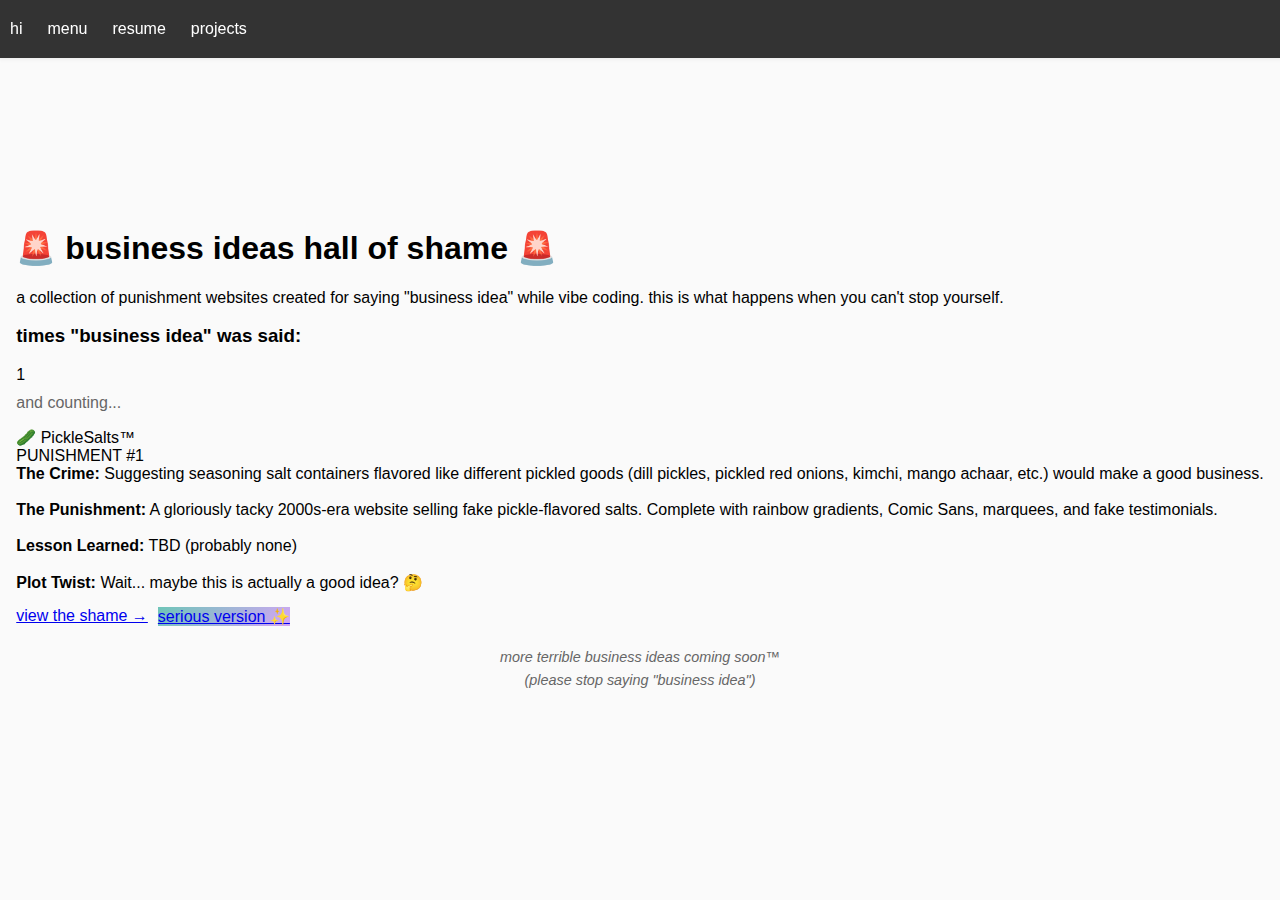
<file: business-ideas.html>
<!DOCTYPE html>
<html lang="en">
<head>
    <meta charset="UTF-8">
    <meta name="viewport" content="width=device-width, initial-scale=1.0">
    <title>business ideas - inky's shame</title>
    <link rel="stylesheet" href="style.css"/>
    <link rel="icon" type="image/x-icon" href="images/cat4.png">
</head>
<body>
    <div class="sidebar">
        <a href="index.html" class="tab-title">hi</a>
        <a href="menu.html" class="tab-title">menu</a>
        <a href="resume.html" class="tab-title">resume</a>
        <a href="projects.html" class="tab-title">projects</a>
    </div>
    
    <div class="content">
        <div class="business-container">
            <h1>🚨 business ideas hall of shame 🚨</h1>
            
            <div class="intro">
                a collection of punishment websites created for saying "business idea" 
                while vibe coding. this is what happens when you can't stop yourself.
            </div>

            <div class="shame-meter">
                <h3>times "business idea" was said:</h3>
                <div class="shame-count">1</div>
                <p style="color: #666; margin-top: 10px;">and counting...</p>
            </div>

            <div class="idea-card">
                <div class="idea-header">
                    <div class="idea-title">🥒 PickleSalts™</div>
                    <div class="idea-badge">PUNISHMENT #1</div>
                </div>
                <div class="idea-description">
                    <strong>The Crime:</strong> Suggesting seasoning salt containers flavored like different pickled goods 
                    (dill pickles, pickled red onions, kimchi, mango achaar, etc.) would make a good business.
                    <br><br>
                    <strong>The Punishment:</strong> A gloriously tacky 2000s-era website selling fake pickle-flavored salts. 
                    Complete with rainbow gradients, Comic Sans, marquees, and fake testimonials. 
                    <br><br>
                    <strong>Lesson Learned:</strong> TBD (probably none)
                    <br><br>
                    <strong>Plot Twist:</strong> Wait... maybe this is actually a good idea? 🤔
                </div>
                <div style="display: flex; gap: 10px; flex-wrap: wrap; margin-top: 15px;">
                    <a href="picklesalts.html" class="idea-link">view the shame →</a>
                    <a href="picklesalts-pro.html" class="idea-link" style="background: linear-gradient(135deg, #6ec5b8 0%, #d4a5f6 100%); border: none;">serious version ✨</a>
                </div>
            </div>

            <div class="footer-note">
                more terrible business ideas coming soon™<br>
                (please stop saying "business idea")
            </div>
        </div>
    </div>
</body>
</html>
</file>
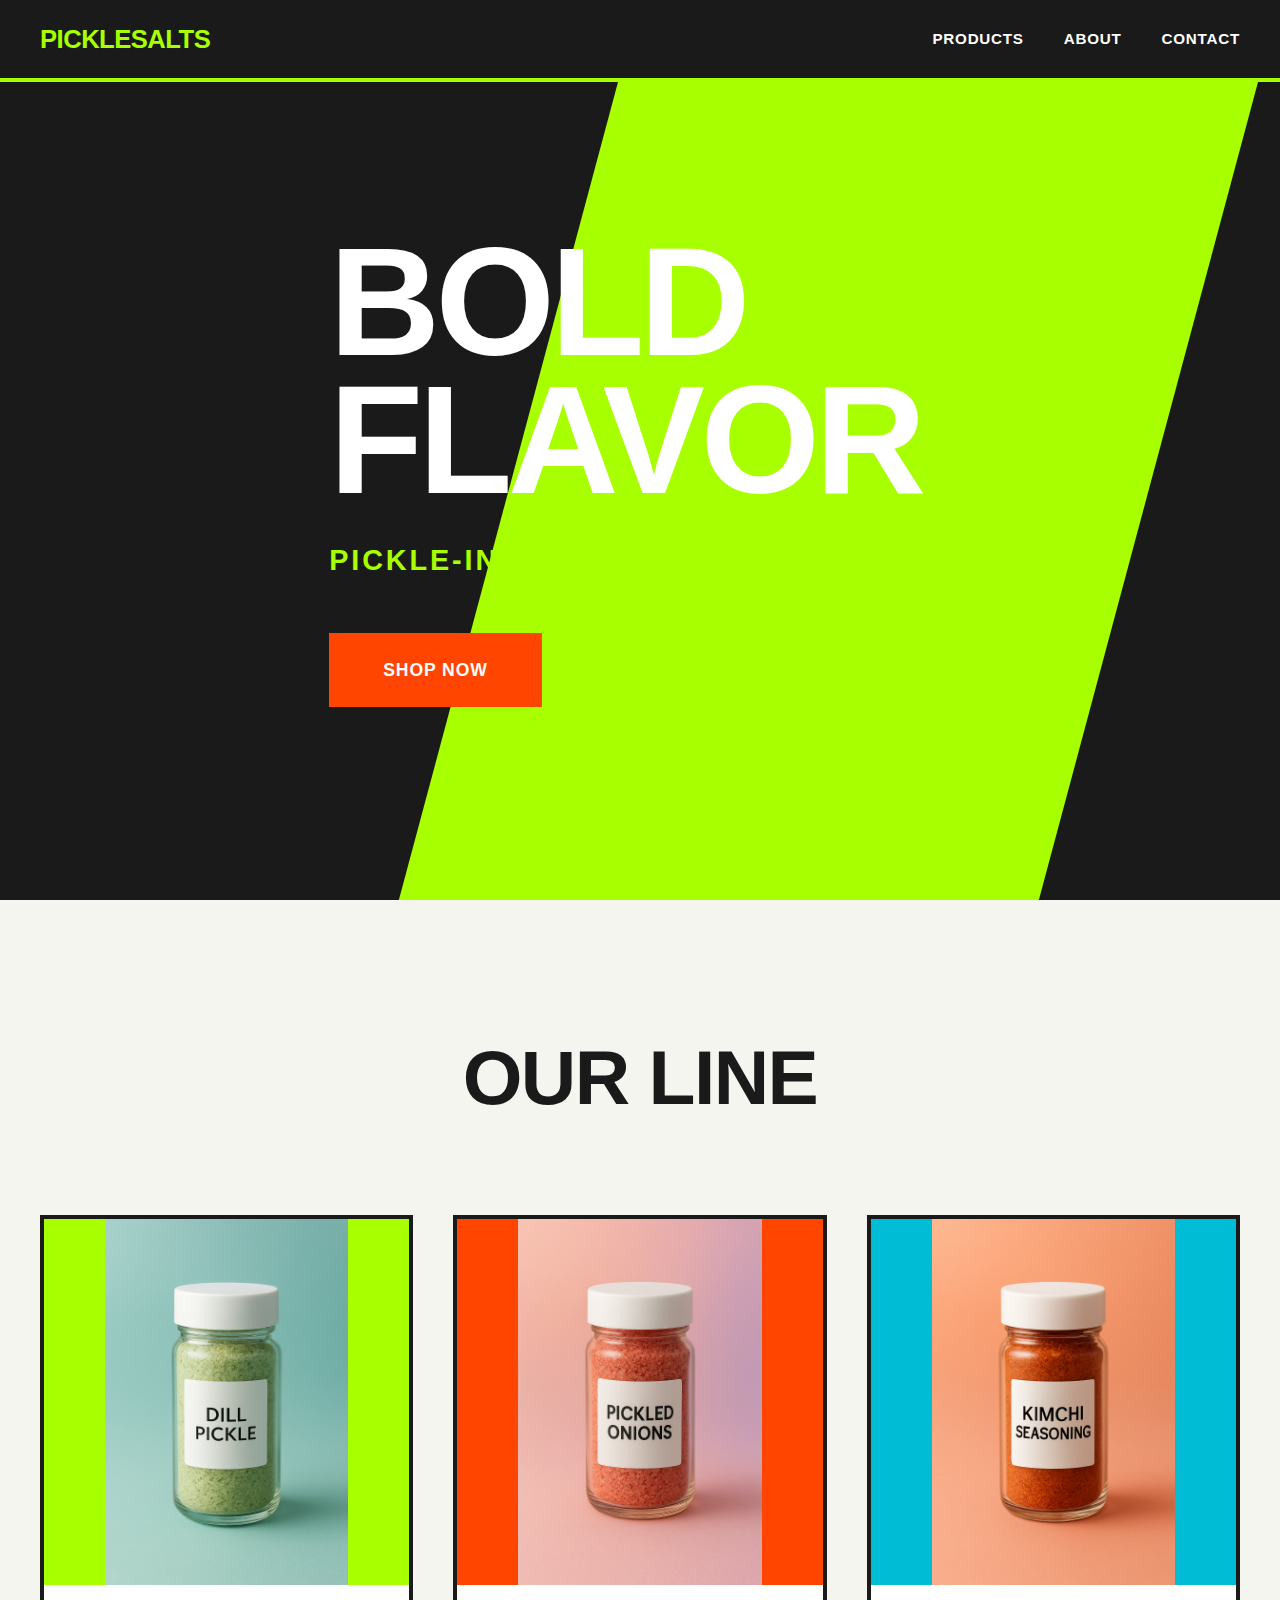
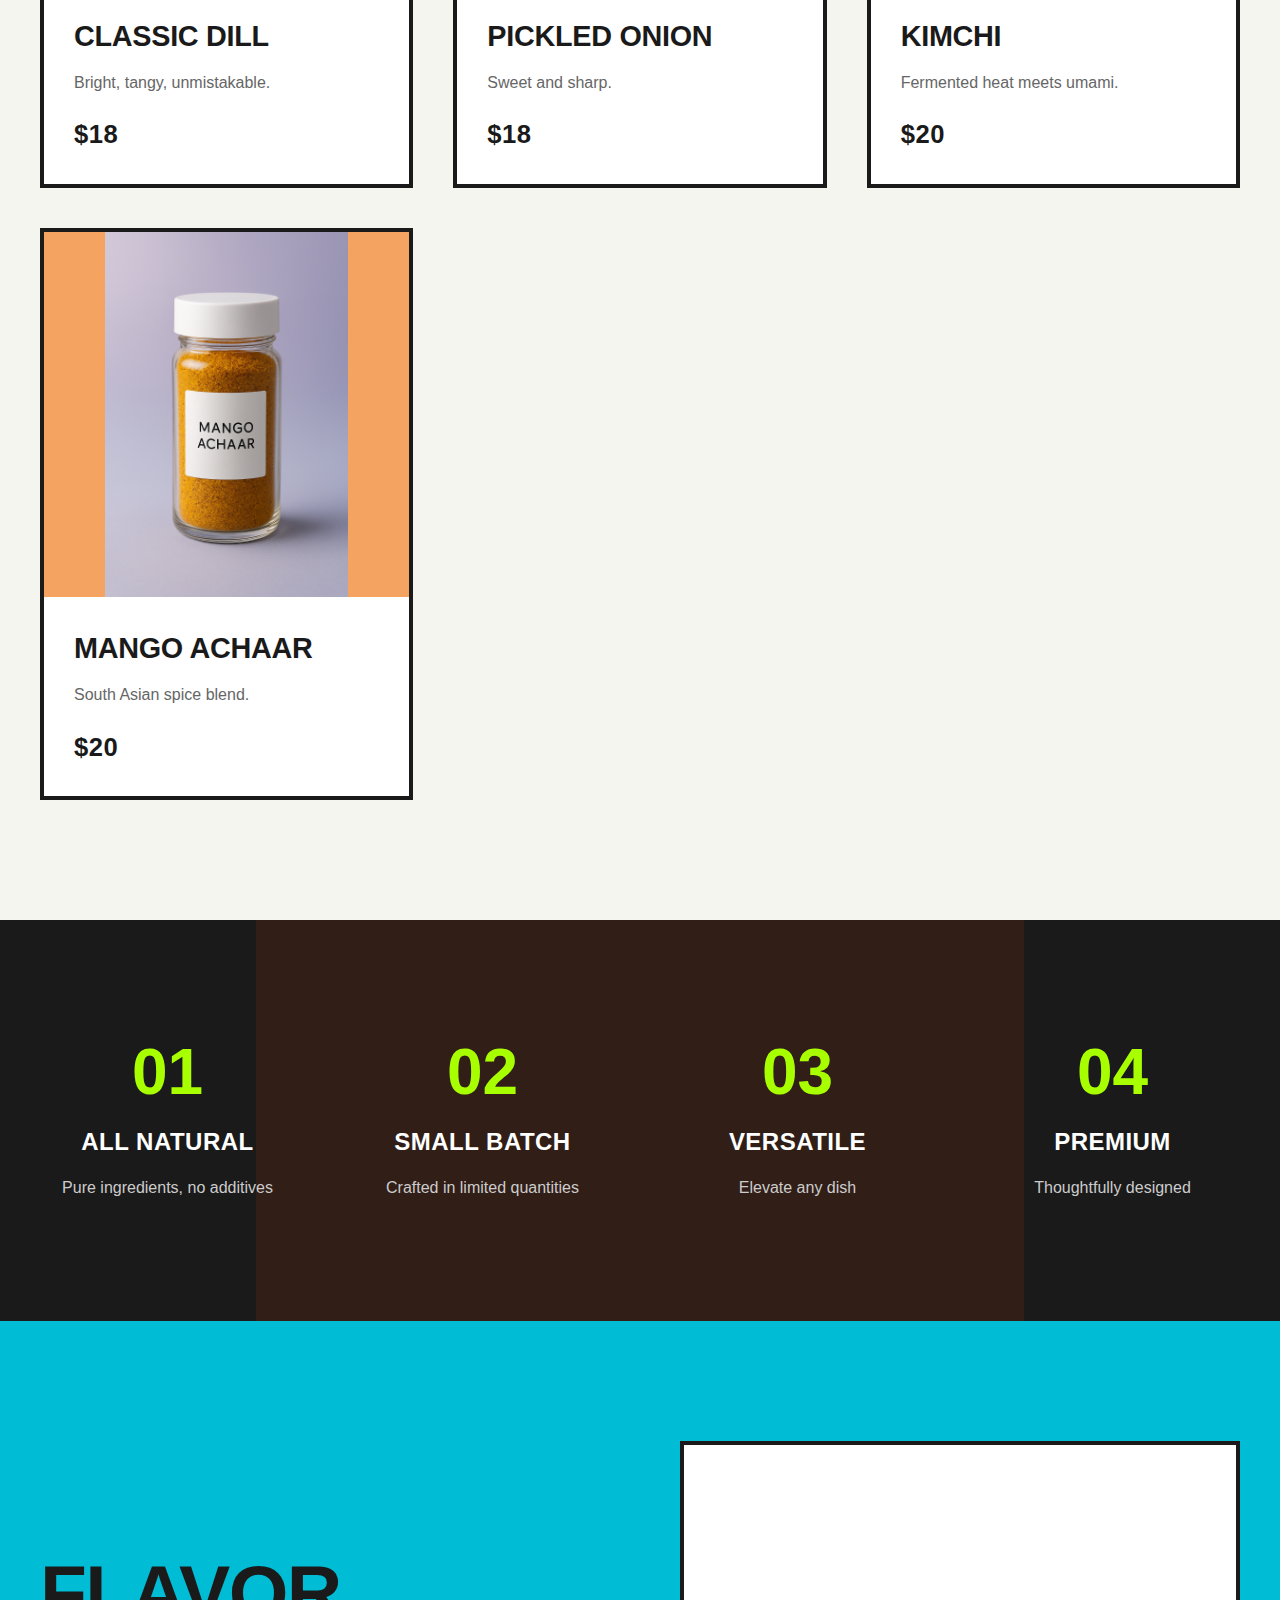
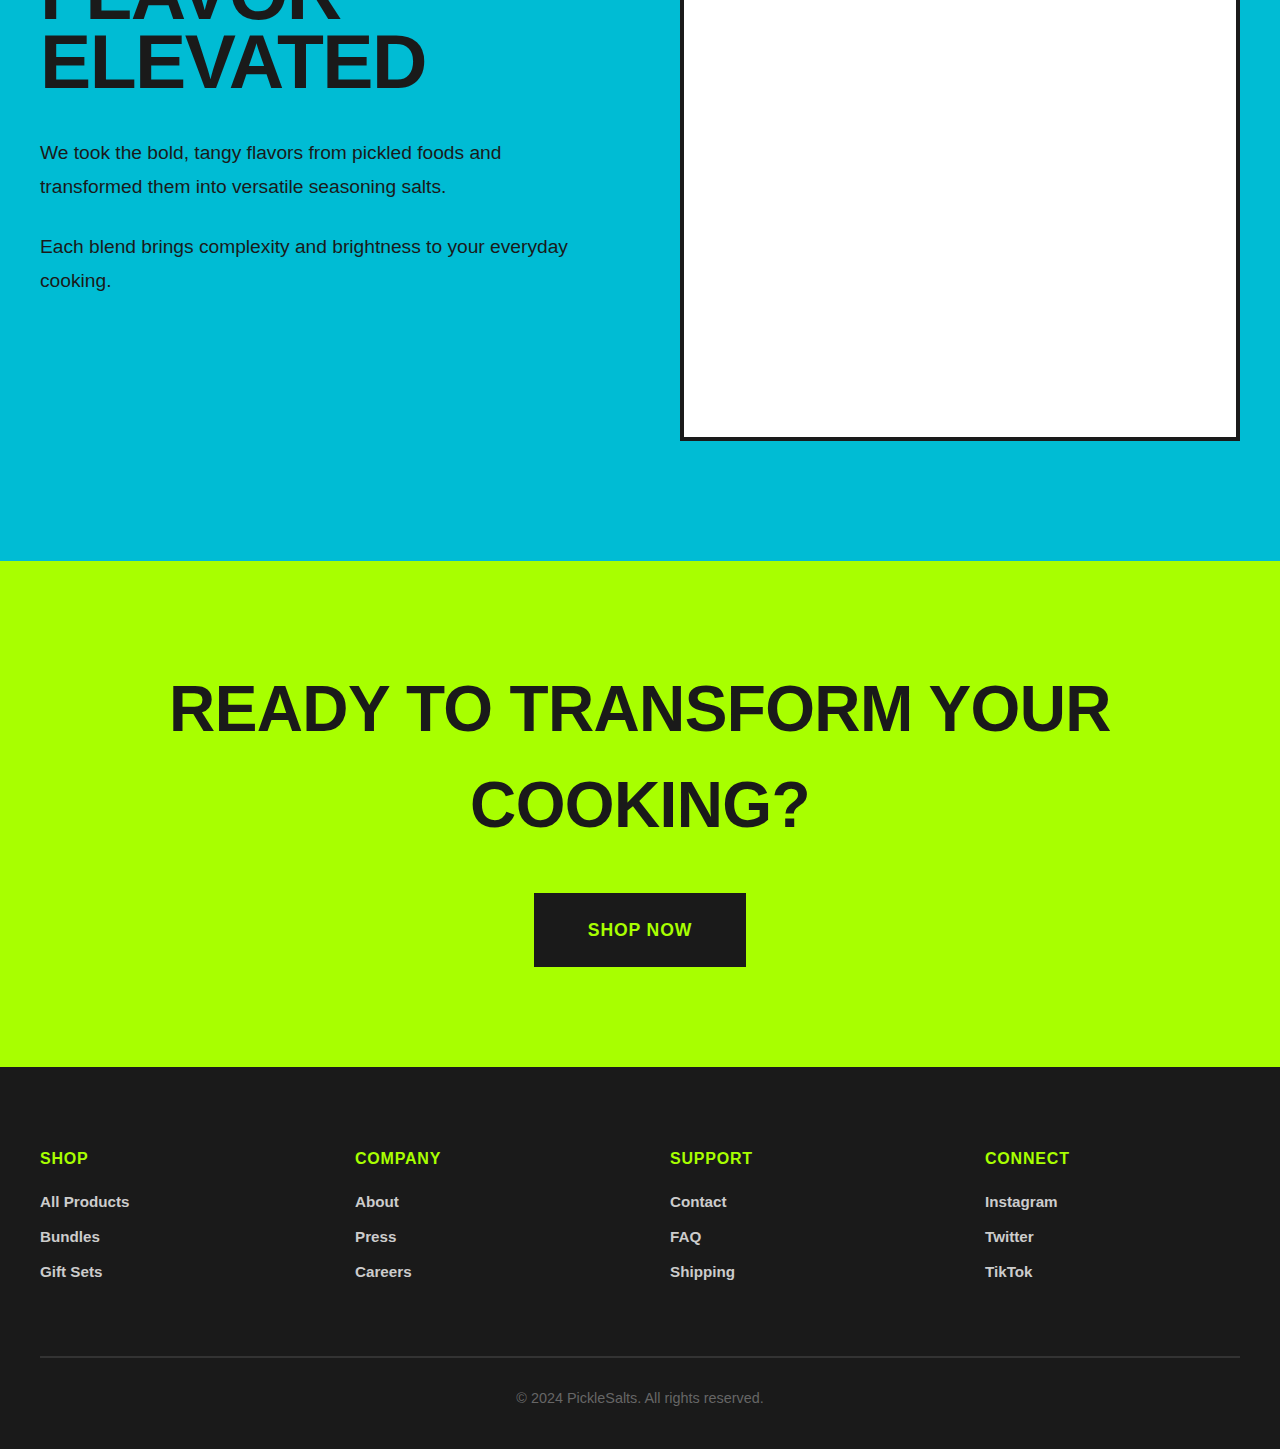
<file: picklesalts-pro.html>
<!DOCTYPE html>
<html lang="en">
<head>
    <meta charset="UTF-8">
    <meta name="viewport" content="width=device-width, initial-scale=1.0">
    <title>PickleSalts - Bold Flavor</title>
    <style>
        * {
            margin: 0;
            padding: 0;
            box-sizing: border-box;
        }

        body {
            font-family: -apple-system, BlinkMacSystemFont, 'Helvetica Neue', Arial, sans-serif;
            background: #f5f5f0;
            color: #1a1a1a;
            line-height: 1.5;
            overflow-x: hidden;
        }

        /* Navigation */
        nav {
            position: fixed;
            top: 0;
            width: 100%;
            background: #1a1a1a;
            z-index: 1000;
            border-bottom: 4px solid #a8ff00;
        }

        .nav-content {
            max-width: 1400px;
            margin: 0 auto;
            padding: 20px 40px;
            display: flex;
            justify-content: space-between;
            align-items: center;
        }

        .logo {
            font-size: 1.6em;
            font-weight: 900;
            color: #a8ff00;
            text-decoration: none;
            letter-spacing: -0.02em;
            text-transform: uppercase;
        }

        .nav-links {
            display: flex;
            gap: 40px;
            align-items: center;
        }

        .nav-links a {
            color: #ffffff;
            text-decoration: none;
            font-size: 0.95em;
            font-weight: 600;
            text-transform: uppercase;
            letter-spacing: 0.05em;
            transition: color 0.2s;
        }

        .nav-links a:hover {
            color: #a8ff00;
        }

        /* Hero Section */
        .hero {
            min-height: 100vh;
            display: flex;
            align-items: center;
            justify-content: center;
            padding: 120px 40px 80px;
            background: #1a1a1a;
            position: relative;
            overflow: hidden;
        }

        .hero::before {
            content: '';
            position: absolute;
            top: 0;
            right: 0;
            width: 50%;
            height: 100%;
            background: #a8ff00;
            transform: skewX(-15deg);
            transform-origin: top right;
        }

        .hero-content {
            max-width: 1200px;
            position: relative;
            z-index: 1;
        }

        .hero h1 {
            font-size: clamp(4rem, 12vw, 10rem);
            font-weight: 900;
            letter-spacing: -0.03em;
            margin-bottom: 30px;
            color: #ffffff;
            text-transform: uppercase;
            line-height: 0.9;
        }

        .hero-subtitle {
            font-size: clamp(1.2rem, 2.5vw, 1.8rem);
            color: #a8ff00;
            margin-bottom: 50px;
            font-weight: 700;
            text-transform: uppercase;
            letter-spacing: 0.1em;
        }

        .cta-button {
            display: inline-block;
            padding: 20px 50px;
            background: #ff4500;
            color: #ffffff;
            text-decoration: none;
            font-size: 1.1em;
            font-weight: 900;
            letter-spacing: 0.05em;
            text-transform: uppercase;
            transition: all 0.2s;
            border: 4px solid #ff4500;
        }

        .cta-button:hover {
            background: #1a1a1a;
            color: #ff4500;
        }

        /* Products Section */
        .products-section {
            padding: 120px 40px;
            max-width: 1400px;
            margin: 0 auto;
        }

        .section-title {
            font-size: clamp(3rem, 6vw, 5rem);
            font-weight: 900;
            margin-bottom: 80px;
            letter-spacing: -0.02em;
            text-transform: uppercase;
            color: #1a1a1a;
            text-align: center;
        }

        .products-grid {
            display: grid;
            grid-template-columns: repeat(auto-fit, minmax(300px, 1fr));
            gap: 40px;
        }

        .product-card {
            background: #ffffff;
            transition: transform 0.3s ease;
            border: 4px solid #1a1a1a;
            position: relative;
            overflow: hidden;
        }

        .product-card:hover {
            transform: translateY(-10px);
        }

        .product-card::before {
            content: '';
            position: absolute;
            top: 0;
            left: 0;
            width: 100%;
            height: 8px;
            background: #1a1a1a;
        }

        .product-card:nth-child(1)::before { background: #a8ff00; }
        .product-card:nth-child(2)::before { background: #ff4500; }
        .product-card:nth-child(3)::before { background: #00bcd4; }
        .product-card:nth-child(4)::before { background: #f4a460; }

        .product-image {
            width: 100%;
            aspect-ratio: 1;
            display: flex;
            align-items: center;
            justify-content: center;
            position: relative;
            overflow: hidden;
        }

        .product-image img {
            width: 100%;
            height: 100%;
            object-fit: contain;
        }

        .product-card:nth-child(1) .product-image {
            background: #a8ff00;
        }

        .product-card:nth-child(2) .product-image {
            background: #ff4500;
        }

        .product-card:nth-child(3) .product-image {
            background: #00bcd4;
        }

        .product-card:nth-child(4) .product-image {
            background: #f4a460;
        }

        .product-info {
            padding: 30px;
            background: #ffffff;
        }

        .product-name {
            font-size: 1.8em;
            font-weight: 900;
            margin-bottom: 12px;
            color: #1a1a1a;
            text-transform: uppercase;
            letter-spacing: -0.01em;
        }

        .product-description {
            font-size: 1em;
            color: #666;
            margin-bottom: 20px;
            line-height: 1.6;
        }

        .product-price {
            font-size: 1.6em;
            font-weight: 900;
            color: #1a1a1a;
            letter-spacing: 0.02em;
        }

        /* Features Section */
        .features {
            background: #1a1a1a;
            padding: 120px 40px;
            position: relative;
        }

        .features::before {
            content: '';
            position: absolute;
            top: 0;
            left: 20%;
            width: 60%;
            height: 100%;
            background: #ff4500;
            opacity: 0.1;
        }

        .features-content {
            max-width: 1200px;
            margin: 0 auto;
            display: grid;
            grid-template-columns: repeat(auto-fit, minmax(250px, 1fr));
            gap: 60px;
            position: relative;
            z-index: 1;
        }

        .feature {
            text-align: center;
        }

        .feature-number {
            font-size: 4em;
            font-weight: 900;
            color: #a8ff00;
            margin-bottom: 20px;
            line-height: 1;
        }

        .feature h3 {
            font-size: 1.5em;
            margin-bottom: 15px;
            font-weight: 900;
            color: #ffffff;
            text-transform: uppercase;
            letter-spacing: 0.02em;
        }

        .feature p {
            color: #cccccc;
            font-size: 1em;
            line-height: 1.6;
        }

        /* Showcase Section */
        .showcase {
            padding: 120px 40px;
            background: #00bcd4;
        }

        .showcase-content {
            max-width: 1400px;
            margin: 0 auto;
            display: grid;
            grid-template-columns: 1fr 1fr;
            gap: 80px;
            align-items: center;
        }

        .showcase-text h2 {
            font-size: clamp(3rem, 6vw, 5rem);
            font-weight: 900;
            margin-bottom: 40px;
            letter-spacing: -0.02em;
            text-transform: uppercase;
            color: #1a1a1a;
            line-height: 0.9;
        }

        .showcase-text p {
            font-size: 1.2em;
            color: #1a1a1a;
            line-height: 1.8;
            margin-bottom: 25px;
            font-weight: 500;
        }

        .showcase-image {
            width: 100%;
            height: 600px;
            background: #ffffff;
            border: 4px solid #1a1a1a;
            display: flex;
            align-items: center;
            justify-content: center;
        }

        /* CTA Banner */
        .cta-banner {
            background: #a8ff00;
            padding: 100px 40px;
            text-align: center;
        }

        .cta-banner h2 {
            font-size: clamp(2.5rem, 6vw, 4rem);
            font-weight: 900;
            margin-bottom: 40px;
            text-transform: uppercase;
            color: #1a1a1a;
            letter-spacing: -0.01em;
        }

        .cta-banner-button {
            display: inline-block;
            padding: 20px 50px;
            background: #1a1a1a;
            color: #a8ff00;
            text-decoration: none;
            font-size: 1.1em;
            font-weight: 900;
            letter-spacing: 0.05em;
            text-transform: uppercase;
            transition: all 0.2s;
            border: 4px solid #1a1a1a;
        }

        .cta-banner-button:hover {
            background: #a8ff00;
            color: #1a1a1a;
        }

        /* Footer */
        footer {
            background: #1a1a1a;
            color: #ffffff;
            padding: 80px 40px 40px;
        }

        .footer-content {
            max-width: 1400px;
            margin: 0 auto;
        }

        .footer-top {
            display: grid;
            grid-template-columns: repeat(auto-fit, minmax(200px, 1fr));
            gap: 60px;
            margin-bottom: 60px;
        }

        .footer-section h4 {
            font-size: 1em;
            margin-bottom: 20px;
            font-weight: 900;
            color: #a8ff00;
            text-transform: uppercase;
            letter-spacing: 0.05em;
        }

        .footer-section a {
            display: block;
            color: #cccccc;
            text-decoration: none;
            margin-bottom: 12px;
            transition: color 0.2s;
            font-size: 0.95em;
            font-weight: 600;
        }

        .footer-section a:hover {
            color: #a8ff00;
        }

        .footer-bottom {
            border-top: 2px solid #333;
            padding-top: 30px;
            text-align: center;
            font-size: 0.9em;
            color: #666;
        }

        /* Responsive */
        @media (max-width: 968px) {
            .hero::before {
                display: none;
            }

            .showcase-content {
                grid-template-columns: 1fr;
                gap: 40px;
            }

            .showcase-text {
                order: 2;
            }

            .showcase-image {
                order: 1;
                height: 400px;
            }
        }

        @media (max-width: 768px) {
            .nav-content {
                padding: 15px 20px;
            }

            .nav-links {
                gap: 20px;
            }

            .nav-links a {
                font-size: 0.8em;
            }

            .hero {
                padding: 100px 20px 60px;
            }

            .products-section {
                padding: 80px 20px;
            }

            .products-grid {
                gap: 30px;
            }

            .features {
                padding: 80px 20px;
            }

            .features-content {
                gap: 40px;
            }

            .showcase {
                padding: 80px 20px;
            }

            .cta-banner {
                padding: 60px 20px;
            }

            .footer-top {
                gap: 40px;
            }
        }
    </style>
</head>
<body>
    <!-- Navigation -->
    <nav>
        <div class="nav-content">
            <a href="#" class="logo">PickleSalts</a>
            <div class="nav-links">
                <a href="#products">Products</a>
                <a href="#about">About</a>
                <a href="#contact">Contact</a>
            </div>
        </div>
    </nav>

    <!-- Hero Section -->
    <section class="hero">
        <div class="hero-content">
            <h1>Bold<br>Flavor</h1>
            <p class="hero-subtitle">Pickle-inspired seasoning salts</p>
            <a href="#products" class="cta-button">Shop Now</a>
        </div>
    </section>

    <!-- Products Section -->
    <section class="products-section" id="products">
        <h2 class="section-title">Our Line</h2>
        <div class="products-grid">
            <div class="product-card">
                <div class="product-image">
                    <img src="images/dill-pickle.png" alt="Classic Dill Pickle Salt">
                </div>
                <div class="product-info">
                    <h3 class="product-name">Classic Dill</h3>
                    <p class="product-description">Bright, tangy, unmistakable.</p>
                    <p class="product-price">$18</p>
                </div>
            </div>

            <div class="product-card">
                <div class="product-image">
                    <img src="images/onion.png" alt="Pickled Onion Salt">
                </div>
                <div class="product-info">
                    <h3 class="product-name">Pickled Onion</h3>
                    <p class="product-description">Sweet and sharp.</p>
                    <p class="product-price">$18</p>
                </div>
            </div>

            <div class="product-card">
                <div class="product-image">
                    <img src="images/kimchi.png" alt="Kimchi Seasoning Salt">
                </div>
                <div class="product-info">
                    <h3 class="product-name">Kimchi</h3>
                    <p class="product-description">Fermented heat meets umami.</p>
                    <p class="product-price">$20</p>
                </div>
            </div>

            <div class="product-card">
                <div class="product-image">
                    <img src="images/mango.png" alt="Mango Achaar Spice Salt">
                </div>
                <div class="product-info">
                    <h3 class="product-name">Mango Achaar</h3>
                    <p class="product-description">South Asian spice blend.</p>
                    <p class="product-price">$20</p>
                </div>
            </div>
        </div>
    </section>

    <!-- Features Section -->
    <section class="features">
        <div class="features-content">
            <div class="feature">
                <div class="feature-number">01</div>
                <h3>All Natural</h3>
                <p>Pure ingredients, no additives</p>
            </div>

            <div class="feature">
                <div class="feature-number">02</div>
                <h3>Small Batch</h3>
                <p>Crafted in limited quantities</p>
            </div>

            <div class="feature">
                <div class="feature-number">03</div>
                <h3>Versatile</h3>
                <p>Elevate any dish</p>
            </div>

            <div class="feature">
                <div class="feature-number">04</div>
                <h3>Premium</h3>
                <p>Thoughtfully designed</p>
            </div>
        </div>
    </section>

    <!-- Showcase Section -->
    <section class="showcase" id="about">
        <div class="showcase-content">
            <div class="showcase-text">
                <h2>Flavor<br>Elevated</h2>
                <p>We took the bold, tangy flavors from pickled foods and transformed them into versatile seasoning salts.</p>
                <p>Each blend brings complexity and brightness to your everyday cooking.</p>
            </div>
            <div class="showcase-image"></div>
        </div>
    </section>

    <!-- CTA Banner -->
    <section class="cta-banner">
        <h2>Ready to transform your cooking?</h2>
        <a href="#" class="cta-banner-button">Shop Now</a>
    </section>

    <!-- Footer -->
    <footer id="contact">
        <div class="footer-content">
            <div class="footer-top">
                <div class="footer-section">
                    <h4>Shop</h4>
                    <a href="#">All Products</a>
                    <a href="#">Bundles</a>
                    <a href="#">Gift Sets</a>
                </div>
                <div class="footer-section">
                    <h4>Company</h4>
                    <a href="#">About</a>
                    <a href="#">Press</a>
                    <a href="#">Careers</a>
                </div>
                <div class="footer-section">
                    <h4>Support</h4>
                    <a href="#">Contact</a>
                    <a href="#">FAQ</a>
                    <a href="#">Shipping</a>
                </div>
                <div class="footer-section">
                    <h4>Connect</h4>
                    <a href="#">Instagram</a>
                    <a href="#">Twitter</a>
                    <a href="#">TikTok</a>
                </div>
            </div>
            <div class="footer-bottom">
                <p>© 2024 PickleSalts. All rights reserved.</p>
            </div>
        </div>
    </footer>
</body>
</html>
</file>
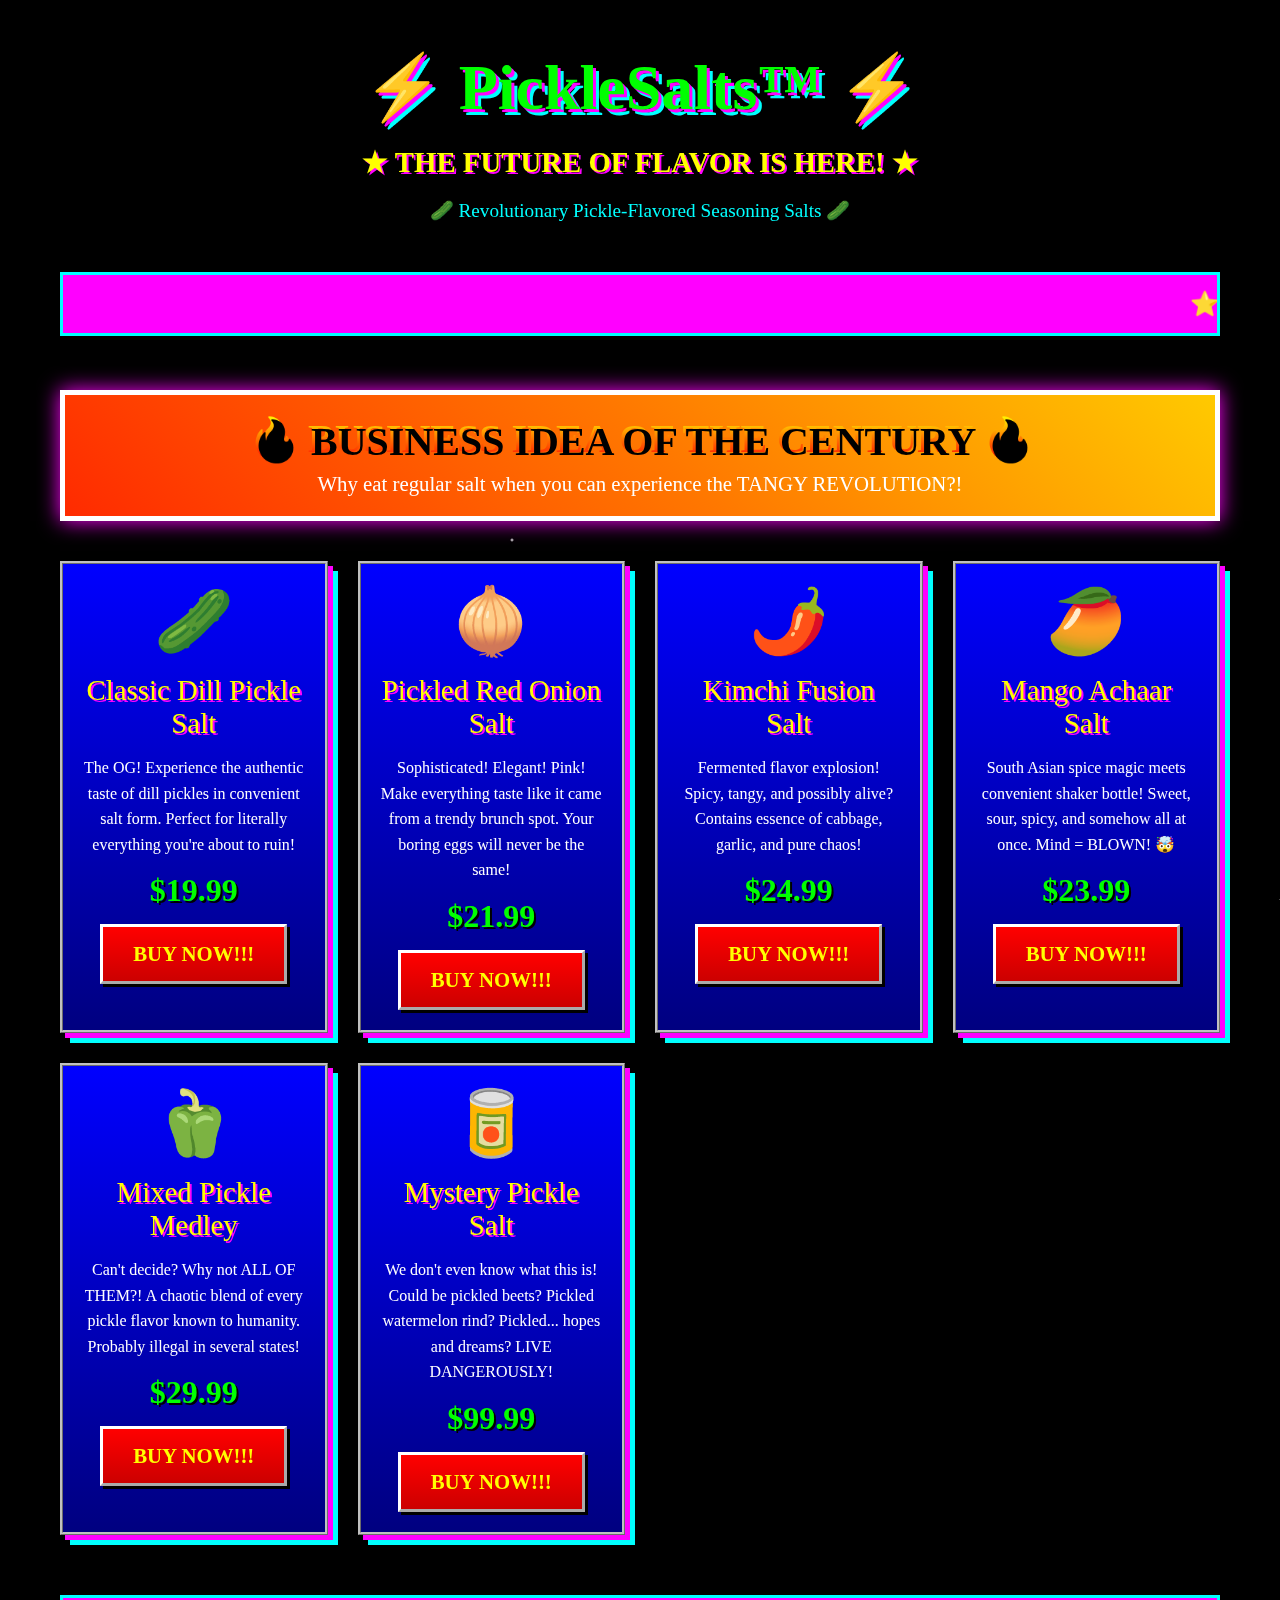
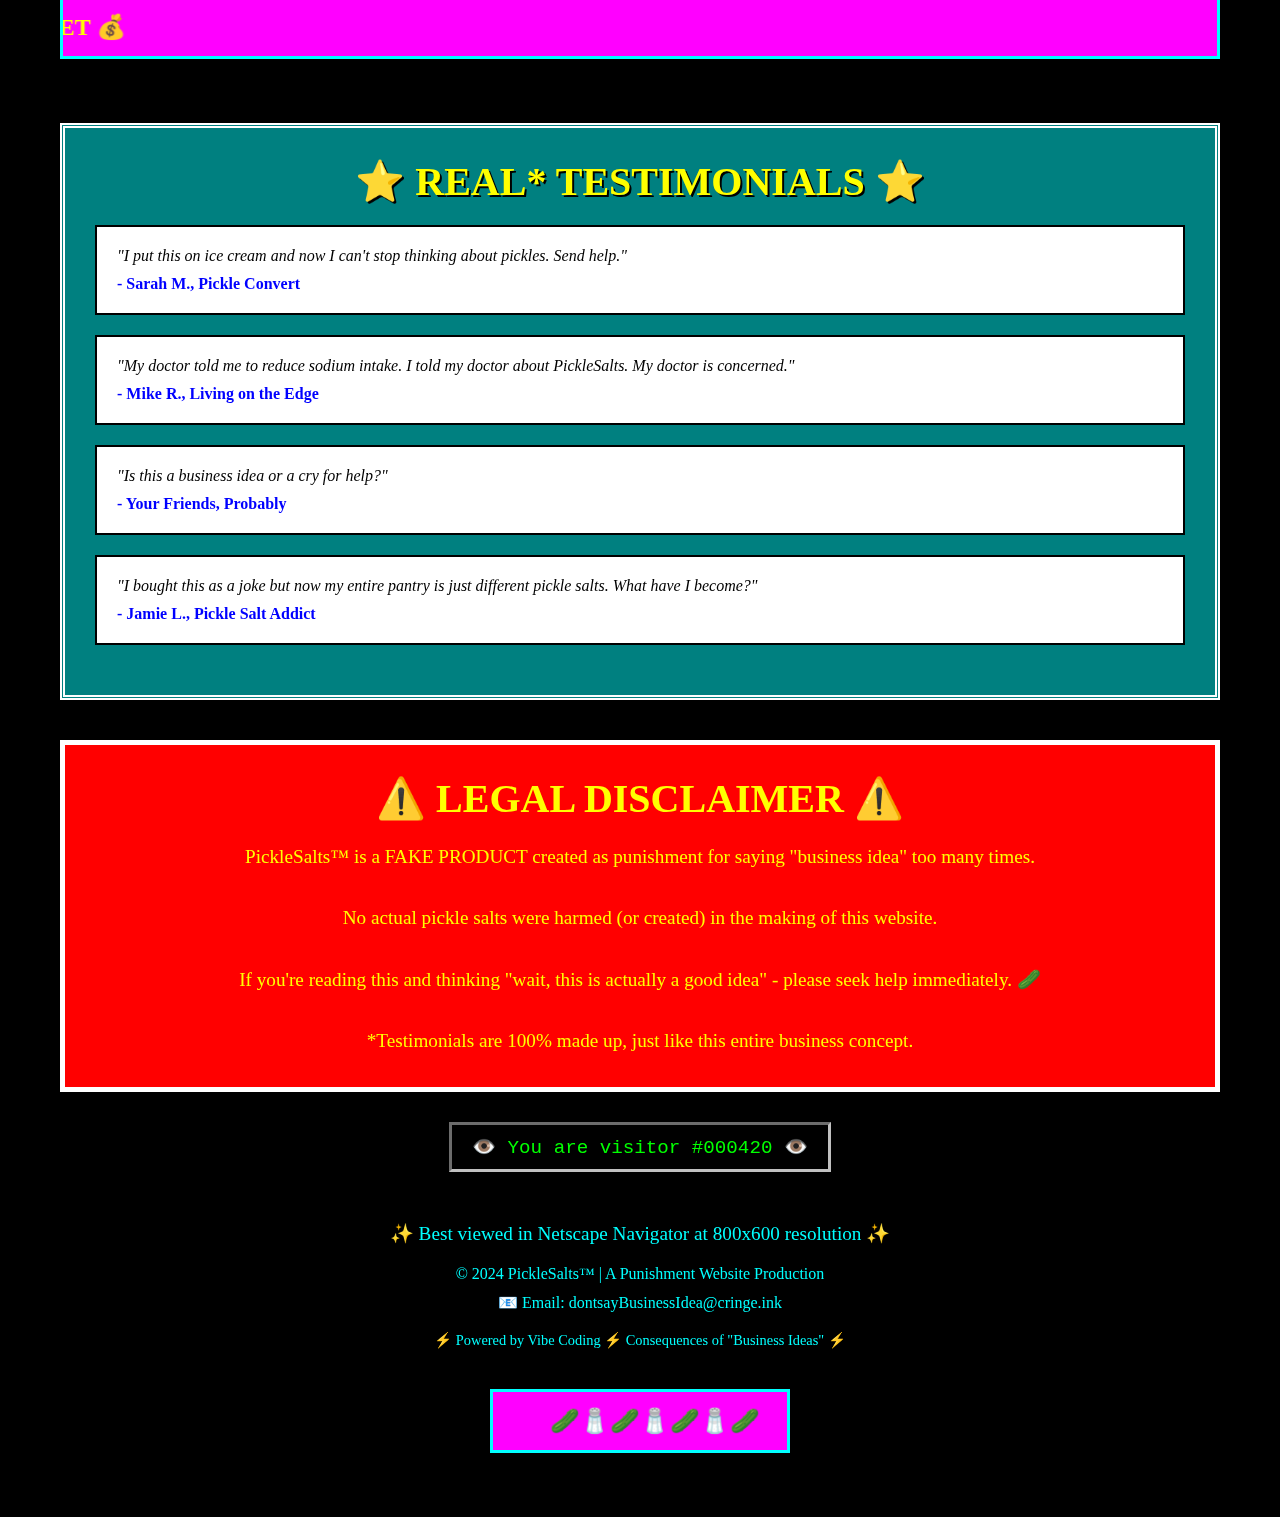
<file: picklesalts.html>
<!DOCTYPE html>
<html lang="en">
<head>
    <meta charset="UTF-8">
    <meta name="viewport" content="width=device-width, initial-scale=1.0">
    <title>PickleSalts™ - The Future of Flavor is HERE!</title>
    <style>
        * {
            margin: 0;
            padding: 0;
            box-sizing: border-box;
        }

        body {
            font-family: 'Comic Sans MS', 'Chalkboard SE', 'Comic Neue', cursive;
            background: #000000;
            color: #00ff00;
            overflow-x: hidden;
        }

        .starfield {
            position: fixed;
            width: 100%;
            height: 100%;
            background: 
                radial-gradient(2px 2px at 20% 30%, white, transparent),
                radial-gradient(2px 2px at 60% 70%, white, transparent),
                radial-gradient(1px 1px at 50% 50%, white, transparent),
                radial-gradient(1px 1px at 80% 10%, white, transparent),
                radial-gradient(2px 2px at 90% 60%, white, transparent),
                radial-gradient(1px 1px at 33% 85%, white, transparent),
                radial-gradient(2px 2px at 75% 25%, white, transparent),
                radial-gradient(1px 1px at 15% 65%, white, transparent);
            background-size: 200% 200%;
            animation: twinkle 3s ease-in-out infinite;
            z-index: -1;
        }

        @keyframes twinkle {
            0%, 100% { opacity: 1; }
            50% { opacity: 0.5; }
        }

        .container {
            max-width: 1200px;
            margin: 0 auto;
            padding: 20px;
        }

        .header {
            text-align: center;
            margin: 30px 0;
            animation: rainbow 3s linear infinite;
        }

        @keyframes rainbow {
            0% { color: #ff0000; }
            16% { color: #ff7700; }
            33% { color: #ffff00; }
            50% { color: #00ff00; }
            66% { color: #0099ff; }
            83% { color: #9933ff; }
            100% { color: #ff0000; }
        }

        h1 {
            font-size: 4em;
            text-shadow: 3px 3px 0px #ff00ff, 6px 6px 0px #00ffff;
            margin-bottom: 10px;
            animation: bounce 1s ease-in-out infinite;
        }

        @keyframes bounce {
            0%, 100% { transform: translateY(0); }
            50% { transform: translateY(-20px); }
        }

        .tagline {
            font-size: 1.8em;
            color: #ffff00;
            text-shadow: 2px 2px #ff00ff;
            font-weight: bold;
            margin: 20px 0;
        }

        .blink {
            animation: blink 1s steps(2, start) infinite;
        }

        @keyframes blink {
            to { visibility: hidden; }
        }

        .banner {
            background: linear-gradient(45deg, #ff0000, #ff7700, #ffff00, #00ff00, #0099ff, #9933ff);
            background-size: 400% 400%;
            animation: gradientShift 3s ease infinite;
            padding: 20px;
            text-align: center;
            border: 5px solid #ffffff;
            margin: 30px 0;
            box-shadow: 0 0 20px #ff00ff;
        }

        @keyframes gradientShift {
            0% { background-position: 0% 50%; }
            50% { background-position: 100% 50%; }
            100% { background-position: 0% 50%; }
        }

        .banner h2 {
            color: #ffffff;
            font-size: 2.5em;
            text-shadow: 3px 3px 0px #000000;
        }

        .products {
            display: grid;
            grid-template-columns: repeat(auto-fit, minmax(250px, 1fr));
            gap: 30px;
            margin: 40px 0;
        }

        .product-card {
            background: linear-gradient(180deg, #0000ff 0%, #000080 100%);
            border: 3px ridge #c0c0c0;
            padding: 20px;
            text-align: center;
            box-shadow: 5px 5px 0px #ff00ff, 10px 10px 0px #00ffff;
            transition: transform 0.3s ease;
        }

        .product-card:hover {
            transform: rotate(-2deg) scale(1.05);
            box-shadow: 8px 8px 0px #ff00ff, 15px 15px 0px #00ffff;
        }

        .product-name {
            color: #ffff00;
            font-size: 1.8em;
            margin: 15px 0;
            text-shadow: 2px 2px #ff00ff;
        }

        .product-desc {
            color: #ffffff;
            font-size: 1em;
            line-height: 1.6;
            margin: 15px 0;
        }

        .price {
            color: #00ff00;
            font-size: 2em;
            font-weight: bold;
            margin: 15px 0;
            text-shadow: 2px 2px #000000;
        }

        .buy-button {
            background: linear-gradient(180deg, #ff0000 0%, #cc0000 100%);
            color: #ffff00;
            border: 3px outset #ffffff;
            padding: 15px 30px;
            font-size: 1.3em;
            font-family: 'Comic Sans MS', cursive;
            cursor: pointer;
            font-weight: bold;
            box-shadow: 3px 3px 0px #000000;
            transition: all 0.2s;
        }

        .buy-button:hover {
            background: linear-gradient(180deg, #ffff00 0%, #ffaa00 100%);
            color: #ff0000;
            transform: scale(1.1);
        }

        .buy-button:active {
            border-style: inset;
            transform: scale(0.95);
        }

        marquee {
            background: #ff00ff;
            color: #ffff00;
            padding: 15px;
            font-size: 1.5em;
            font-weight: bold;
            border: 3px solid #00ffff;
            margin: 20px 0;
        }

        .testimonials {
            background: #008080;
            border: 5px double #ffffff;
            padding: 30px;
            margin: 40px 0;
        }

        .testimonial {
            background: #ffffff;
            color: #000000;
            padding: 20px;
            margin: 20px 0;
            border: 2px solid #000000;
            font-style: italic;
        }

        .testimonial-author {
            color: #0000ff;
            font-weight: bold;
            margin-top: 10px;
            font-style: normal;
        }

        .counter {
            text-align: center;
            margin: 30px 0;
        }

        .visitor-counter {
            background: #000000;
            color: #00ff00;
            border: 3px inset #c0c0c0;
            padding: 10px 20px;
            font-family: 'Courier New', monospace;
            font-size: 1.2em;
            display: inline-block;
        }

        .footer {
            text-align: center;
            margin: 50px 0 20px 0;
            color: #00ffff;
        }

        .under-construction {
            text-align: center;
            margin: 20px 0;
        }

        .gif-container {
            display: flex;
            justify-content: center;
            gap: 20px;
            margin: 30px 0;
        }

        .fire-text {
            background: linear-gradient(to top, #ff0000, #ff7700, #ffff00);
            -webkit-background-clip: text;
            -webkit-text-fill-color: transparent;
            background-clip: text;
            font-weight: bold;
            animation: fire 0.5s ease-in-out infinite;
        }

        @keyframes fire {
            0%, 100% { transform: scale(1); }
            50% { transform: scale(1.05); }
        }

        @media (max-width: 768px) {
            h1 {
                font-size: 2.5em;
            }
            
            .tagline {
                font-size: 1.2em;
            }
            
            .products {
                grid-template-columns: 1fr;
            }
        }
    </style>
</head>
<body>
    <div class="starfield"></div>
    
    <div class="container">
        <div class="header">
            <h1>⚡ PickleSalts™ ⚡</h1>
            <div class="tagline">
                <span class="blink">★</span> THE FUTURE OF FLAVOR IS HERE! <span class="blink">★</span>
            </div>
            <p style="color: #00ffff; font-size: 1.2em;">
                🥒 Revolutionary Pickle-Flavored Seasoning Salts 🥒
            </p>
        </div>

        <marquee behavior="scroll" direction="left">
            ⭐ AS SEEN ON NOBODY'S TV! ⭐ ORDER NOW AND GET ABSOLUTELY NOTHING FREE! ⭐ LIMITED TIME OFFER (FOREVER)! ⭐
        </marquee>

        <div class="banner">
            <h2 class="fire-text">🔥 BUSINESS IDEA OF THE CENTURY 🔥</h2>
            <p style="color: #ffffff; font-size: 1.3em; margin-top: 10px;">
                Why eat regular salt when you can experience the TANGY REVOLUTION?!
            </p>
        </div>

        <div class="products">
            <div class="product-card">
                <div style="font-size: 4em;">🥒</div>
                <div class="product-name">Classic Dill Pickle Salt</div>
                <div class="product-desc">
                    The OG! Experience the authentic taste of dill pickles in convenient salt form. 
                    Perfect for literally everything you're about to ruin!
                </div>
                <div class="price">$19.99</div>
                <button class="buy-button" onclick="alert('Just kidding! This is a punishment website! 😂')">BUY NOW!!!</button>
            </div>

            <div class="product-card">
                <div style="font-size: 4em;">🧅</div>
                <div class="product-name">Pickled Red Onion Salt</div>
                <div class="product-desc">
                    Sophisticated! Elegant! Pink! Make everything taste like it came from a trendy 
                    brunch spot. Your boring eggs will never be the same!
                </div>
                <div class="price">$21.99</div>
                <button class="buy-button" onclick="alert('Business idea status: REJECTED ❌')">BUY NOW!!!</button>
            </div>

            <div class="product-card">
                <div style="font-size: 4em;">🌶️</div>
                <div class="product-name">Kimchi Fusion Salt</div>
                <div class="product-desc">
                    Fermented flavor explosion! Spicy, tangy, and possibly alive? 
                    Contains essence of cabbage, garlic, and pure chaos!
                </div>
                <div class="price">$24.99</div>
                <button class="buy-button" onclick="alert('Your friends were right to give you sass! 😹')">BUY NOW!!!</button>
            </div>

            <div class="product-card">
                <div style="font-size: 4em;">🥭</div>
                <div class="product-name">Mango Achaar Salt</div>
                <div class="product-desc">
                    South Asian spice magic meets convenient shaker bottle! 
                    Sweet, sour, spicy, and somehow all at once. Mind = BLOWN! 🤯
                </div>
                <div class="price">$23.99</div>
                <button class="buy-button" onclick="alert('Vibe coding has consequences! 😂')">BUY NOW!!!</button>
            </div>

            <div class="product-card">
                <div style="font-size: 4em;">🫑</div>
                <div class="product-name">Mixed Pickle Medley</div>
                <div class="product-desc">
                    Can't decide? Why not ALL OF THEM?! A chaotic blend of every pickle flavor 
                    known to humanity. Probably illegal in several states!
                </div>
                <div class="price">$29.99</div>
                <button class="buy-button" onclick="alert('This punishment fits the crime perfectly! 🎯')">BUY NOW!!!</button>
            </div>

            <div class="product-card">
                <div style="font-size: 4em;">🥫</div>
                <div class="product-name">Mystery Pickle Salt</div>
                <div class="product-desc">
                    We don't even know what this is! Could be pickled beets? Pickled watermelon rind? 
                    Pickled... hopes and dreams? LIVE DANGEROUSLY!
                </div>
                <div class="price">$99.99</div>
                <button class="buy-button" onclick="alert('Maybe just stick to regular salt? 🧂')">BUY NOW!!!</button>
            </div>
        </div>

        <marquee behavior="scroll" direction="right">
            💰 ACCEPT PAYMENT IN: CASH, CREDIT, BITCOIN, PICKLE JARS, REGRET 💰
        </marquee>

        <div class="testimonials">
            <h2 style="text-align: center; color: #ffff00; text-shadow: 2px 2px #000000; font-size: 2.5em;">
                ⭐ REAL* TESTIMONIALS ⭐
            </h2>
            
            <div class="testimonial">
                "I put this on ice cream and now I can't stop thinking about pickles. Send help."
                <div class="testimonial-author">- Sarah M., Pickle Convert</div>
            </div>
            
            <div class="testimonial">
                "My doctor told me to reduce sodium intake. I told my doctor about PickleSalts. My doctor is concerned."
                <div class="testimonial-author">- Mike R., Living on the Edge</div>
            </div>
            
            <div class="testimonial">
                "Is this a business idea or a cry for help?"
                <div class="testimonial-author">- Your Friends, Probably</div>
            </div>
            
            <div class="testimonial">
                "I bought this as a joke but now my entire pantry is just different pickle salts. What have I become?"
                <div class="testimonial-author">- Jamie L., Pickle Salt Addict</div>
            </div>
        </div>

        <div style="background: #ff0000; color: #ffff00; padding: 30px; text-align: center; border: 5px solid #ffffff; margin: 30px 0;">
            <h2 style="font-size: 2.5em; margin-bottom: 20px;">⚠️ LEGAL DISCLAIMER ⚠️</h2>
            <p style="font-size: 1.2em; line-height: 1.6;">
                PickleSalts™ is a FAKE PRODUCT created as punishment for saying "business idea" too many times.
                <br><br>
                No actual pickle salts were harmed (or created) in the making of this website.
                <br><br>
                If you're reading this and thinking "wait, this is actually a good idea" - 
                please seek help immediately. 🥒
                <br><br>
                *Testimonials are 100% made up, just like this entire business concept.
            </p>
        </div>

        <div class="counter">
            <div class="visitor-counter">
                👁️ You are visitor #<span id="count">000420</span> 👁️
            </div>
        </div>

        <div class="footer">
            <p style="font-size: 1.2em; margin: 20px 0;">
                <span class="blink">✨</span> 
                Best viewed in Netscape Navigator at 800x600 resolution 
                <span class="blink">✨</span>
            </p>
            <p style="margin: 10px 0;">
                © 2024 PickleSalts™ | A Punishment Website Production
            </p>
            <p style="margin: 10px 0;">
                📧 Email: dontsayBusinessIdea@cringe.ink
            </p>
            <p style="margin: 20px 0; font-size: 0.9em;">
                ⚡ Powered by Vibe Coding ⚡ Consequences of "Business Ideas" ⚡
            </p>
            <marquee behavior="alternate" style="width: 300px; margin: 20px auto;">
                🥒🧂🥒🧂🥒🧂🥒
            </marquee>
        </div>
    </div>

    <script>
        // Increment the visitor counter for that authentic 90s feel
        let count = 420;
        setInterval(() => {
            count++;
            document.getElementById('count').textContent = String(count).padStart(6, '0');
        }, 5000);
    </script>
</body>
</html>
</file>
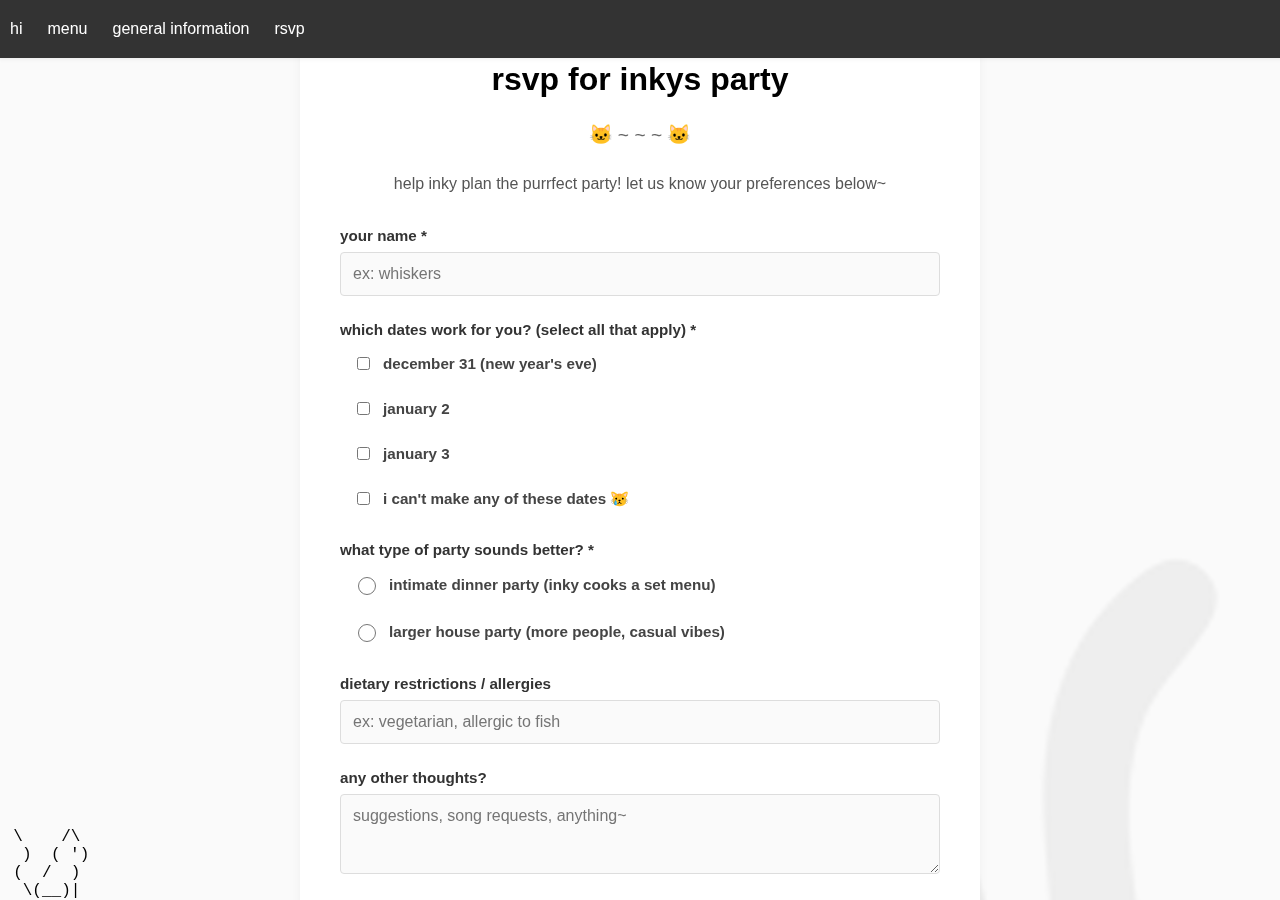
<file: rsvp.html>
<!DOCTYPE html>
<html lang="en">
<head>
    <meta charset="UTF-8">
    <meta name="viewport" content="width=device-width, initial-scale=1.0">
    <title>rsvp - inkys party</title>
    <link rel="stylesheet" href="style.css"/>
    <link rel="icon" type="image/x-icon" href="images/cat4.png">
</head>
<script>
    let catPosition = -100;
    let catSpeed = 5;
    let catInterval;
    
    function moveCat() {
        var cat = document.getElementById('cat');
        var width = window.innerWidth;
        cat.style.marginLeft = catPosition + 'px';
        catPosition += catSpeed;
        
        // Speed up much faster over time
        catSpeed += 0.15;
        
        if (catPosition > width + 100) {
            cat.style.marginLeft = '-100px';
            catPosition = -100;
            // Reset speed but keep it much faster than before
            catSpeed = Math.min(catSpeed * 0.9, 100); // Cap at 100 for max chaos
        }
    }
    
    addEventListener('load', function(){
        catInterval = setInterval(moveCat, 35);
        
        // Make cat clickable
        document.getElementById('cat').addEventListener('click', function() {
            window.open('https://www.youtube.com/watch?v=hp_4Ex4mVWE', '_blank');
        });
    });

    async function submitRSVP(event) {
        event.preventDefault();
        
        const form = event.target;
        const submitBtn = form.querySelector('button[type="submit"]');
        const statusDiv = document.getElementById('status');
        
        // Get all checked dates
        const checkedDates = Array.from(form.querySelectorAll('.date-checkbox:checked'))
            .map(checkbox => checkbox.value);
        
        // Validate at least one date is selected
        if (checkedDates.length === 0) {
            statusDiv.className = 'status error';
            statusDiv.textContent = '✗ please select at least one date option';
            return;
        }
        
        // Get form data
        const formData = {
            name: form.name.value,
            dates: checkedDates, // Changed from 'date' to 'dates' array
            format: form.format.value,
            dietary: form.dietary.value,
            comments: form.comments.value,
            timestamp: new Date().toISOString(),
            userAgent: navigator.userAgent
        };
        
        // Disable submit button
        submitBtn.disabled = true;
        submitBtn.textContent = 'submitting...';
        statusDiv.textContent = '';
        
        try {
            // Submit to Cloudflare Pages Function
            const response = await fetch('/api/rsvp', {
                method: 'POST',
                headers: {
                    'Content-Type': 'application/json',
                },
                body: JSON.stringify(formData)
            });
            
            const result = await response.json();
            
            if (result.success) {
                statusDiv.className = 'status success';
                statusDiv.textContent = '✓ your rsvp has been submitted! thank you~';
                form.reset();
                
                // Show success message for a bit
                setTimeout(() => {
                    statusDiv.textContent = '';
                }, 5000);
            } else {
                throw new Error(result.error || 'Submission failed');
            }
        } catch (error) {
            console.error('RSVP submission error:', error);
            statusDiv.className = 'status error';
            statusDiv.textContent = '✗ oops! something went wrong. please try again or text inky directly.';
        } finally {
            submitBtn.disabled = false;
            submitBtn.textContent = 'submit rsvp';
        }
    }
</script>
<body>
    <div class="sidebar">
        <a href="index.html" class="tab-title">hi</a>
        <a href="menu.html" class="tab-title">menu</a>
        <a href="general.html" class="tab-title">general information</a>
        <a href="rsvp.html" class="tab-title">rsvp</a>
    </div>
    <img class="background" src="images/cat4.png" alt="Background">
    
    <div class="content">
        <div class="rsvp-container">
            <h1>rsvp for inkys party</h1>
            
            <div class="cat-separator">
                <span>🐱 ~ ~ ~ 🐱</span>
            </div>
            
            <p class="intro-text">
                help inky plan the purrfect party! let us know your preferences below~
            </p>
            
            <form onsubmit="submitRSVP(event)" class="rsvp-form">
                <div class="form-group">
                    <label for="name">your name *</label>
                    <input type="text" id="name" name="name" required placeholder="ex: whiskers">
                </div>
                
                <div class="form-group">
                    <label>which dates work for you? (select all that apply) *</label>
                    <div class="radio-group">
                        <label class="radio-label">
                            <input type="checkbox" name="date" value="dec31" class="date-checkbox">
                            <span>december 31 (new year's eve)</span>
                        </label>
                        <label class="radio-label">
                            <input type="checkbox" name="date" value="jan2" class="date-checkbox">
                            <span>january 2</span>
                        </label>
                        <label class="radio-label">
                            <input type="checkbox" name="date" value="jan3" class="date-checkbox">
                            <span>january 3</span>
                        </label>
                        <label class="radio-label">
                            <input type="checkbox" name="date" value="none" class="date-checkbox">
                            <span>i can't make any of these dates 😿</span>
                        </label>
                    </div>
                </div>
                
                <div class="form-group">
                    <label>what type of party sounds better? *</label>
                    <div class="radio-group">
                        <label class="radio-label">
                            <input type="radio" name="format" value="dinner" required>
                            <span>intimate dinner party (inky cooks a set menu)</span>
                        </label>
                        <label class="radio-label">
                            <input type="radio" name="format" value="house" required>
                            <span>larger house party (more people, casual vibes)</span>
                        </label>
                    </div>
                </div>
                
                <div class="form-group">
                    <label for="dietary">dietary restrictions / allergies</label>
                    <input type="text" id="dietary" name="dietary" placeholder="ex: vegetarian, allergic to fish">
                </div>
                
                <div class="form-group">
                    <label for="comments">any other thoughts?</label>
                    <textarea id="comments" name="comments" rows="3" placeholder="suggestions, song requests, anything~"></textarea>
                </div>
                
                <div id="status" class="status"></div>
                
                <button type="submit" class="submit-btn">submit rsvp</button>
            </form>
            
            <div class="cat-separator">
                <span>🐱 ~ ~ ~ 🐱</span>
            </div>
            
            <p class="footer-note">
                * responses are private and only visible to inky<br>
                beware: the cat may try to escape while you're here
            </p>
        </div>
    </div>
    
    <div id="cat" style="cursor: pointer;">
        <span>    \&nbsp;&nbsp;&nbsp;&nbsp;/\ </span><br>
        <span>    &nbsp;)&nbsp;&nbsp;(&nbsp;')</span><br>
        <span>   (&nbsp;&nbsp;/&nbsp;&nbsp;)</span><br>
        <span>   &nbsp;\(__)|</span> <br>
    </div>
</body>
</html>
</file>
<file: style.css>
body {
    font-family: Arial, sans-serif;
    margin: 0;
    padding: 0;
    display: flex;
    height: 100vh;
    background-color: #fafafa;
}

.content {
    flex-grow: 1;
    display: flex;
    justify-content: center;
    align-items: center;
    /* padding: 20px 20px 20px 20px; */
    overflow-y: auto;
}

/* Specific alignment for RSVP page with form */
.content:has(.rsvp-container) {
    align-items: flex-start;
}

.hideme {
    display: none;
    visibility: hidden;
}

.content h1 {
    color: black;
    font-size: 2rem;
}

.sidebar {
    background-color: #333;
    color: white;
    display: flex;
    flex-direction: row;
    flex-wrap: wrap;
    position: fixed;
    top: 0;
    width: 100%;
    padding: 5px;
    box-shadow: -2px 0 5px rgba(0, 0, 0, 0.1);
    z-index: 100;
}

.sidebar a {
    color: white;
    text-decoration: none;
    margin: 10px 0;
    padding: 5px;
    font-size: 1rem;
}

.sidebar a:hover {
    text-decoration: underline;
}

.background {
    position: fixed;
    bottom: 0px;
    width: 100%;
    height: 100%;
    z-index: -1;
    object-fit: cover;
    opacity: 0.05;
}

.tab-title {
    padding-right: 20px !important;
}

.tab-content {
    padding: 70px 20px 20px 20px;
}

.course {
    font-weight: bold;
    margin-top: 20px !important;
    margin-bottom: 5px !important;
}

.dish-description {
    font-style: italic;
}

.dish-failed {
    text-decoration: line-through;
}

#cat {
    position: fixed;
    font-family: 'Courier New', Courier, monospace;
    margin-left: -100px;
    bottom: 0;
    z-index: 50;
}

#cat span {
    line-height: 0 !important;
}

/* RSVP Form Styles */
.rsvp-container {
    max-width: 600px;
    width: 100%;
    background: white;
    padding: 40px;
    border-radius: 8px;
    box-shadow: 0 2px 10px rgba(0, 0, 0, 0.05);
}

.rsvp-container h1 {
    text-align: center;
    margin-bottom: 10px;
    font-size: 2rem;
}

.cat-separator {
    text-align: center;
    margin: 25px 0;
    color: #666;
    font-size: 1.2em;
}

.intro-text {
    text-align: center;
    color: #555;
    margin-bottom: 30px;
    font-size: 1em;
    line-height: 1.6;
}

.rsvp-form {
    display: flex;
    flex-direction: column;
    gap: 25px;
}

.form-group {
    display: flex;
    flex-direction: column;
    gap: 8px;
}

.form-group label {
    color: #333;
    font-weight: 600;
    font-size: 0.95em;
}

.form-group small {
    color: #666;
    font-size: 0.85em;
    font-style: italic;
    margin-top: -5px;
}

input[type="text"],
textarea {
    padding: 12px;
    border: 1px solid #ddd;
    border-radius: 4px;
    font-family: Arial, sans-serif;
    font-size: 1em;
    background: #fafafa;
    color: #333;
    transition: all 0.2s ease;
}

input[type="text"]:focus,
textarea:focus {
    outline: none;
    border-color: #666;
    background: #fff;
}

.radio-group {
    display: flex;
    flex-direction: column;
    gap: 10px;
    padding-left: 5px;
}

.radio-label {
    display: flex;
    align-items: center;
    gap: 10px;
    cursor: pointer;
    padding: 8px;
    border-radius: 4px;
    transition: background 0.2s ease;
}

.radio-label:hover {
    background: #f5f5f5;
}

.radio-label input[type="radio"] {
    width: 18px;
    height: 18px;
    cursor: pointer;
    accent-color: #333;
}

.radio-label span {
    color: #444;
}

.submit-btn {
    padding: 14px 30px;
    background: #333;
    color: white;
    border: none;
    border-radius: 4px;
    font-size: 1em;
    font-weight: 600;
    cursor: pointer;
    transition: all 0.2s ease;
    margin-top: 10px;
}

.submit-btn:hover {
    background: #555;
}

.submit-btn:active {
    transform: scale(0.98);
}

.submit-btn:disabled {
    background: #ccc;
    cursor: not-allowed;
    transform: none;
}

.status {
    padding: 12px;
    border-radius: 4px;
    text-align: center;
    font-weight: 600;
}

.status.success {
    background: #d4edda;
    color: #155724;
    border: 1px solid #c3e6cb;
}

.status.error {
    background: #f8d7da;
    color: #721c24;
    border: 1px solid #f5c6cb;
}

.footer-note {
    text-align: center;
    color: #666;
    font-size: 0.9em;
    line-height: 1.6;
    font-style: italic;
    margin-top: 20px;
}

/* Responsive design */
@media (max-width: 768px) {
    .content {
        /* padding: 15px 15px 15px 15px; */
        align-items: flex-start; /* Start at top instead of center */
        /* padding-top: 80px; */
        min-height: 100vh;
    }
    
    .rsvp-container {
        padding: 25px;
        margin-top: 0;
    }
    
    .rsvp-container h1 {
        font-size: 1.6rem;
    }
    
    .sidebar {
        padding: 8px;
    }
    
    .sidebar a {
        font-size: 0.9rem;
        margin: 5px 0;
    }
}
</file>
